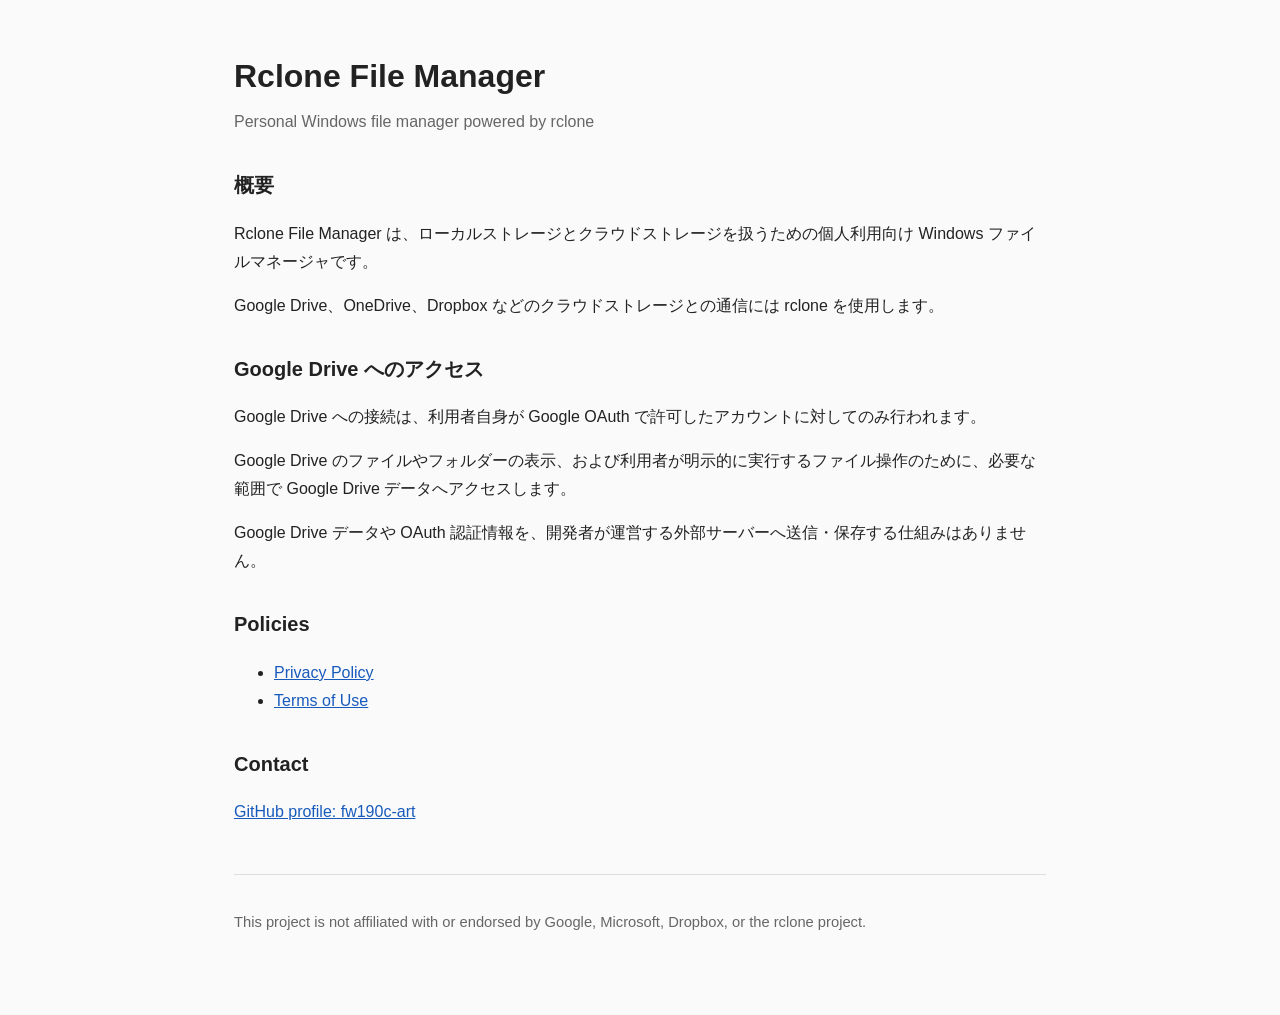
<file: index.html>
<!doctype html>
<html lang="ja">
<head>
  <meta charset="utf-8">
  <meta name="viewport" content="width=device-width, initial-scale=1">
  <title>Rclone File Manager</title>
  <meta name="description" content="Rclone File Manager is a personal Windows file manager powered by rclone.">
  <link rel="stylesheet" href="style.css">
</head>
<body>
  <main>
    <h1>Rclone File Manager</h1>
    <p class="subtitle">Personal Windows file manager powered by rclone</p>

    <section>
      <h2>概要</h2>
      <p>Rclone File Manager は、ローカルストレージとクラウドストレージを扱うための個人利用向け Windows ファイルマネージャです。</p>
      <p>Google Drive、OneDrive、Dropbox などのクラウドストレージとの通信には rclone を使用します。</p>
    </section>

    <section>
      <h2>Google Drive へのアクセス</h2>
      <p>Google Drive への接続は、利用者自身が Google OAuth で許可したアカウントに対してのみ行われます。</p>
      <p>Google Drive のファイルやフォルダーの表示、および利用者が明示的に実行するファイル操作のために、必要な範囲で Google Drive データへアクセスします。</p>
      <p>Google Drive データや OAuth 認証情報を、開発者が運営する外部サーバーへ送信・保存する仕組みはありません。</p>
    </section>

    <section>
      <h2>Policies</h2>
      <ul>
        <li><a href="privacy.html">Privacy Policy</a></li>
        <li><a href="terms.html">Terms of Use</a></li>
      </ul>
    </section>

    <section>
      <h2>Contact</h2>
      <p><a href="https://github.com/fw190c-art">GitHub profile: fw190c-art</a></p>
    </section>

    <footer>
      <p>This project is not affiliated with or endorsed by Google, Microsoft, Dropbox, or the rclone project.</p>
    </footer>
  </main>
</body>
</html>
</file>
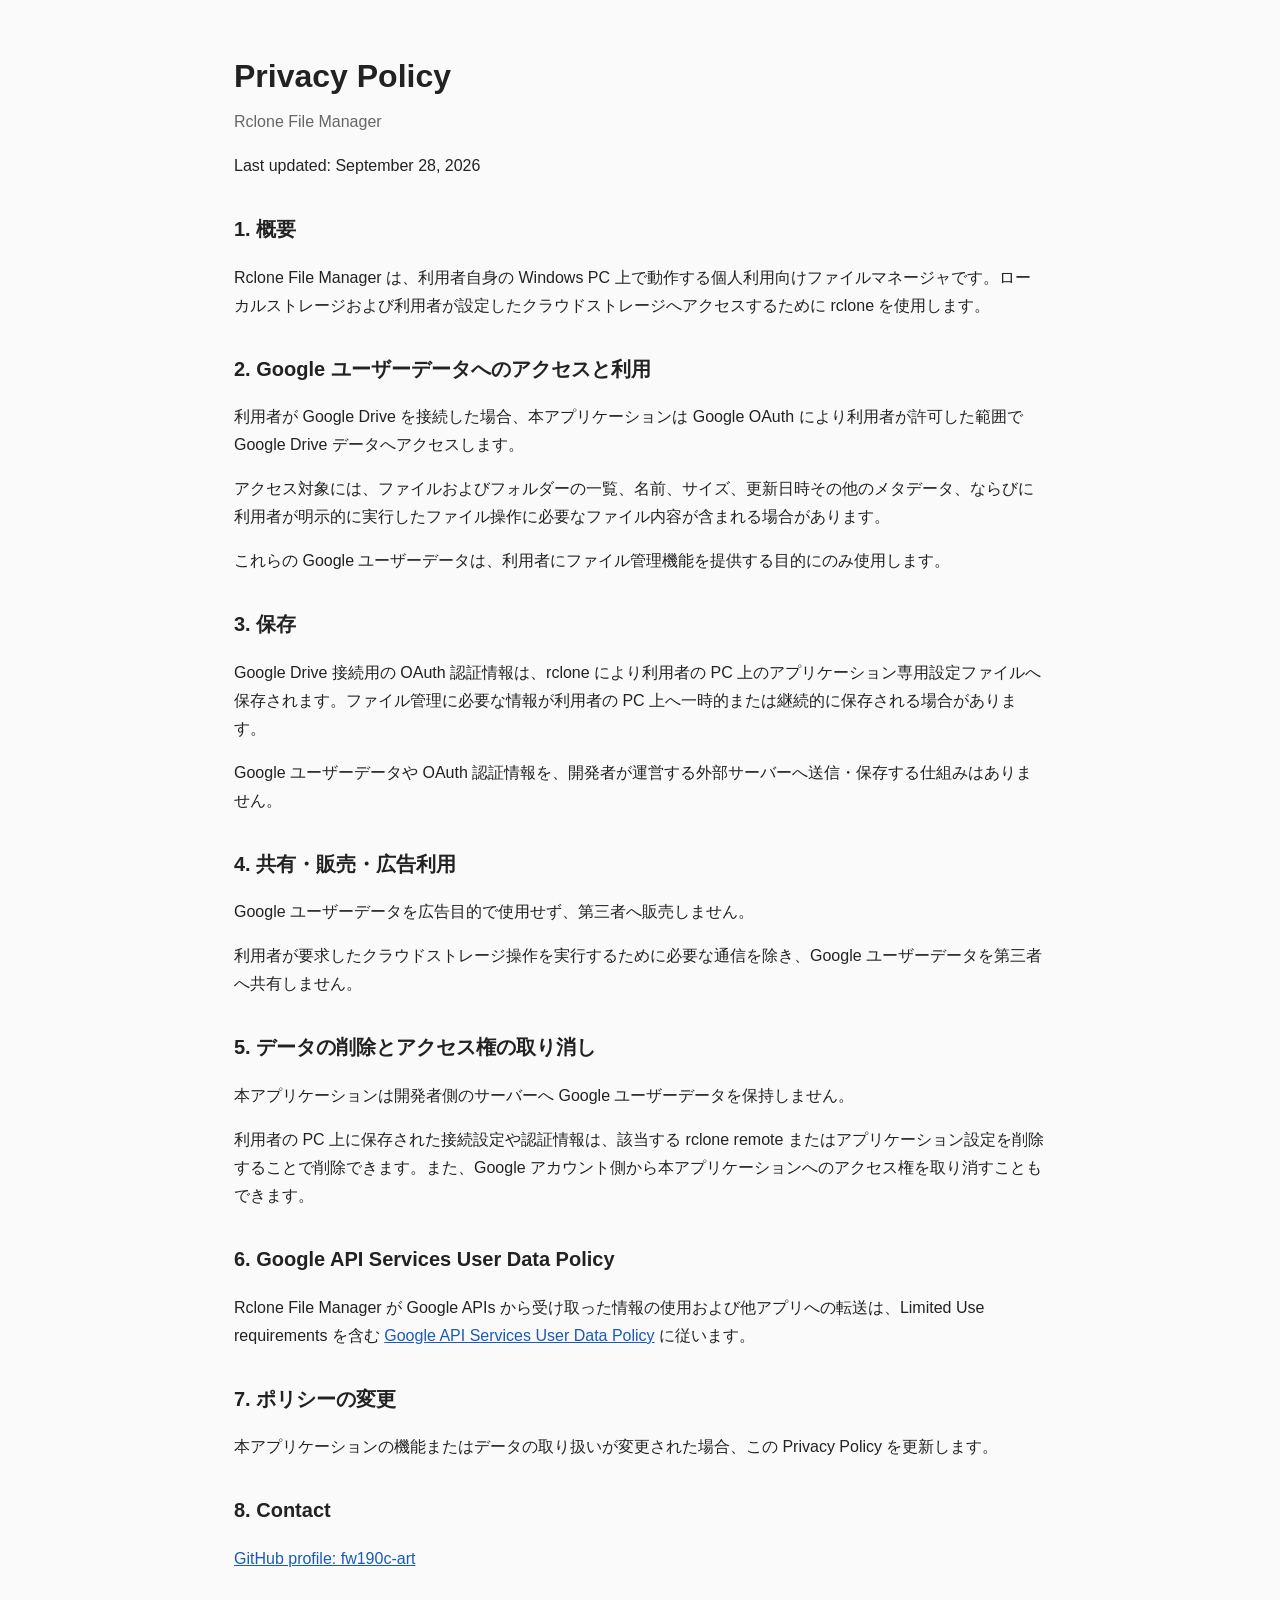
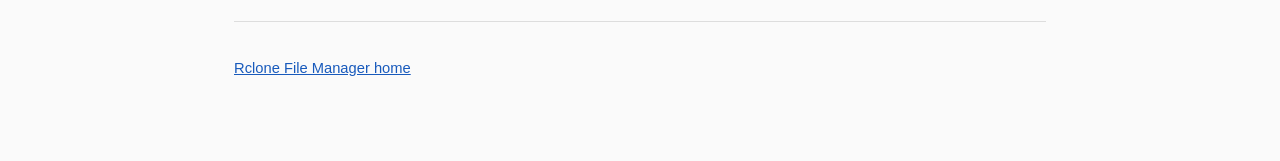
<file: privacy.html>
<!doctype html>
<html lang="ja">
<head>
  <meta charset="utf-8">
  <meta name="viewport" content="width=device-width, initial-scale=1">
  <title>Privacy Policy - Rclone File Manager</title>
  <meta name="description" content="Privacy Policy for Rclone File Manager.">
  <link rel="stylesheet" href="style.css">
</head>
<body>
  <main>
    <h1>Privacy Policy</h1>
    <p class="subtitle">Rclone File Manager</p>
    <p>Last updated: September 28, 2026</p>

    <section>
      <h2>1. 概要</h2>
      <p>Rclone File Manager は、利用者自身の Windows PC 上で動作する個人利用向けファイルマネージャです。ローカルストレージおよび利用者が設定したクラウドストレージへアクセスするために rclone を使用します。</p>
    </section>

    <section>
      <h2>2. Google ユーザーデータへのアクセスと利用</h2>
      <p>利用者が Google Drive を接続した場合、本アプリケーションは Google OAuth により利用者が許可した範囲で Google Drive データへアクセスします。</p>
      <p>アクセス対象には、ファイルおよびフォルダーの一覧、名前、サイズ、更新日時その他のメタデータ、ならびに利用者が明示的に実行したファイル操作に必要なファイル内容が含まれる場合があります。</p>
      <p>これらの Google ユーザーデータは、利用者にファイル管理機能を提供する目的にのみ使用します。</p>
    </section>

    <section>
      <h2>3. 保存</h2>
      <p>Google Drive 接続用の OAuth 認証情報は、rclone により利用者の PC 上のアプリケーション専用設定ファイルへ保存されます。ファイル管理に必要な情報が利用者の PC 上へ一時的または継続的に保存される場合があります。</p>
      <p>Google ユーザーデータや OAuth 認証情報を、開発者が運営する外部サーバーへ送信・保存する仕組みはありません。</p>
    </section>

    <section>
      <h2>4. 共有・販売・広告利用</h2>
      <p>Google ユーザーデータを広告目的で使用せず、第三者へ販売しません。</p>
      <p>利用者が要求したクラウドストレージ操作を実行するために必要な通信を除き、Google ユーザーデータを第三者へ共有しません。</p>
    </section>

    <section>
      <h2>5. データの削除とアクセス権の取り消し</h2>
      <p>本アプリケーションは開発者側のサーバーへ Google ユーザーデータを保持しません。</p>
      <p>利用者の PC 上に保存された接続設定や認証情報は、該当する rclone remote またはアプリケーション設定を削除することで削除できます。また、Google アカウント側から本アプリケーションへのアクセス権を取り消すこともできます。</p>
    </section>

    <section>
      <h2>6. Google API Services User Data Policy</h2>
      <p>Rclone File Manager が Google APIs から受け取った情報の使用および他アプリへの転送は、Limited Use requirements を含む <a href="https://developers.google.com/terms/api-services-user-data-policy">Google API Services User Data Policy</a> に従います。</p>
    </section>

    <section>
      <h2>7. ポリシーの変更</h2>
      <p>本アプリケーションの機能またはデータの取り扱いが変更された場合、この Privacy Policy を更新します。</p>
    </section>

    <section>
      <h2>8. Contact</h2>
      <p><a href="https://github.com/fw190c-art">GitHub profile: fw190c-art</a></p>
    </section>

    <footer>
      <p><a href="index.html">Rclone File Manager home</a></p>
    </footer>
  </main>
</body>
</html>
</file>
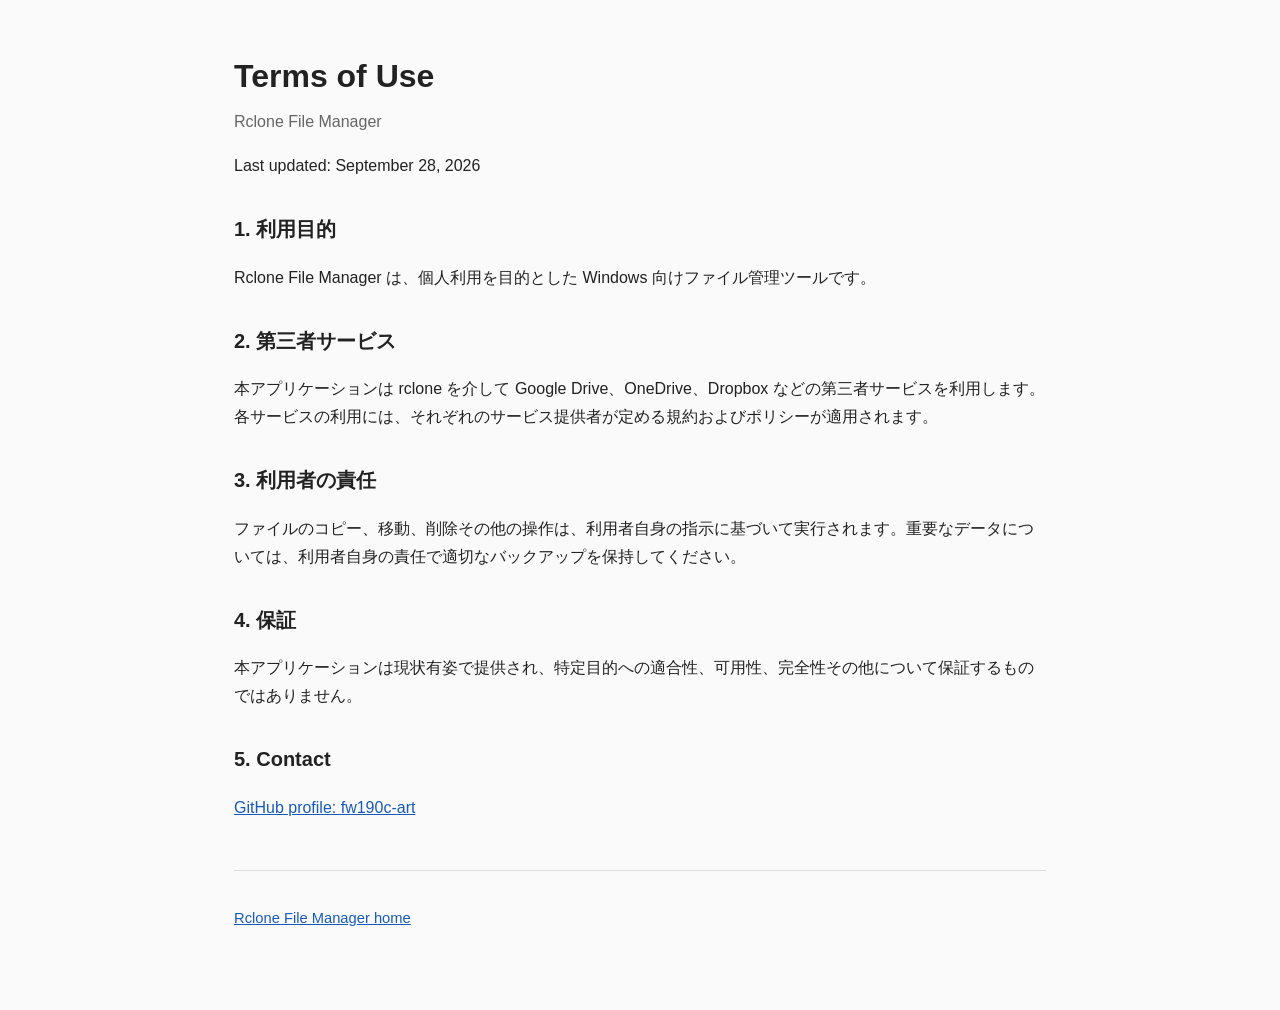
<file: terms.html>
<!doctype html>
<html lang="ja">
<head>
  <meta charset="utf-8">
  <meta name="viewport" content="width=device-width, initial-scale=1">
  <title>Terms of Use - Rclone File Manager</title>
  <meta name="description" content="Terms of Use for Rclone File Manager.">
  <link rel="stylesheet" href="style.css">
</head>
<body>
  <main>
    <h1>Terms of Use</h1>
    <p class="subtitle">Rclone File Manager</p>
    <p>Last updated: September 28, 2026</p>

    <section>
      <h2>1. 利用目的</h2>
      <p>Rclone File Manager は、個人利用を目的とした Windows 向けファイル管理ツールです。</p>
    </section>

    <section>
      <h2>2. 第三者サービス</h2>
      <p>本アプリケーションは rclone を介して Google Drive、OneDrive、Dropbox などの第三者サービスを利用します。各サービスの利用には、それぞれのサービス提供者が定める規約およびポリシーが適用されます。</p>
    </section>

    <section>
      <h2>3. 利用者の責任</h2>
      <p>ファイルのコピー、移動、削除その他の操作は、利用者自身の指示に基づいて実行されます。重要なデータについては、利用者自身の責任で適切なバックアップを保持してください。</p>
    </section>

    <section>
      <h2>4. 保証</h2>
      <p>本アプリケーションは現状有姿で提供され、特定目的への適合性、可用性、完全性その他について保証するものではありません。</p>
    </section>

    <section>
      <h2>5. Contact</h2>
      <p><a href="https://github.com/fw190c-art">GitHub profile: fw190c-art</a></p>
    </section>

    <footer>
      <p><a href="index.html">Rclone File Manager home</a></p>
    </footer>
  </main>
</body>
</html>
</file>
<file: style.css>
*{box-sizing:border-box}
:root{color-scheme:light dark}
body{margin:0;font-family:-apple-system,BlinkMacSystemFont,"Segoe UI","Yu Gothic UI",sans-serif;line-height:1.75;background:#fafafa;color:#222}
main{max-width:860px;margin:0 auto;padding:48px 24px 64px}
h1{margin:0 0 .25rem;font-size:2rem}
h2{margin-top:2rem;font-size:1.25rem}
.subtitle{margin-top:0;color:#666}
section{margin-top:1.5rem}
a{color:#185abc}
footer{margin-top:3rem;padding-top:1.25rem;border-top:1px solid #ddd;font-size:.92rem;color:#666}
@media(prefers-color-scheme:dark){
  body{background:#161616;color:#eee}
  .subtitle,footer{color:#aaa}
  footer{border-color:#444}
  a{color:#8ab4f8}
}
</file>
